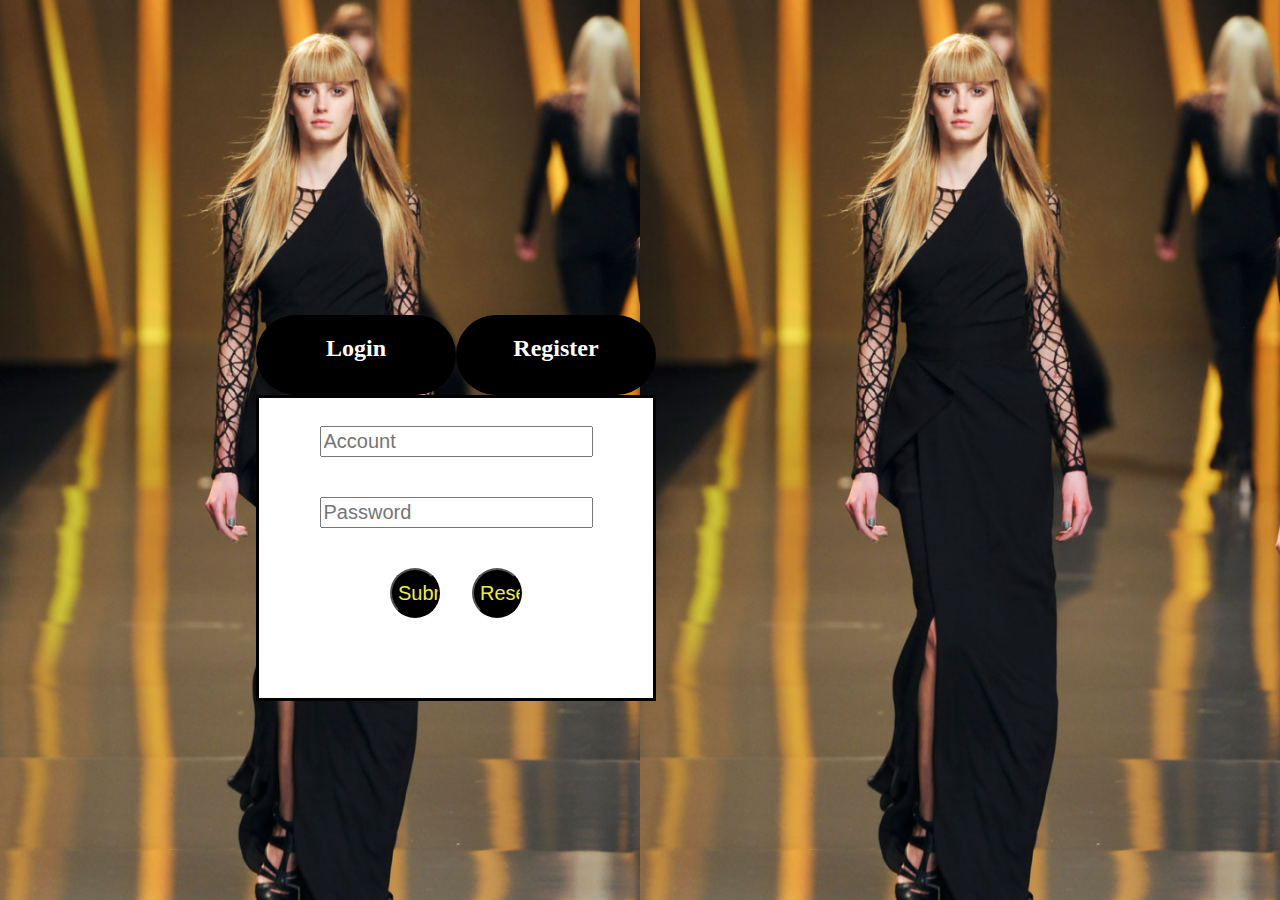
<file: BigHomework/html/Login Register Page.html>
<!doctype html>
<html>
<head>
<meta charset="utf-8">
<link rel="stylesheet" href="../CSS/LoginPage.css">
<script src="https://code.jquery.com/jquery-3.1.0.min.js"></script>
<script>
	$(document).ready(function(){
		$MainHeight = $('#mainWindows').height();
		$('#Screen').css('height',$MainHeight);
		$('#login').mouseover(function(){
			$(this).css('color','black');
			$(this).css('background-color','white');
		});
		$('#login').mouseleave(function(){
			$(this).css('color','white');
			$(this).css('background-color','black');
		});
		$('#register').mouseover(function(){
			$(this).css('color','black');
			$(this).css('background-color','white');
		});
		$('#register').mouseleave(function(){
			$(this).css('color','white');
			$(this).css('background-color','black');
		});
		/*$("input[type = 'submit']").click(function(){
			alert("submit");
		});
		$("input[type = 'reset']").click(function(){
			$("input[name='Account']").val("");
			$("input[name='PassWord']").val("");
		});*/
	});
</script>
<script type="text/javascript" src="../JS/JScript.js"></script>
<title>Login/Register Page</title>
</head>

<body>
	 <div id="mainWindows">
		
		 	<a href="Sign.html" target="iframe"> <div id="login"><h2>Login</h2></div></a>
		 
		 
		 	<a href="Register.html" target="iframe"><div id="register"><h2>Register</h2></div></a>
		 
		 
		 <div id="Screen">
		 	<iframe src="Sign.html" width="100%" height="100%" frameborder="0" name="iframe">
			 </iframe>
		 </div>
		 <div>
		 	
		 </div>
	</div>
</body>
</html>
</file>
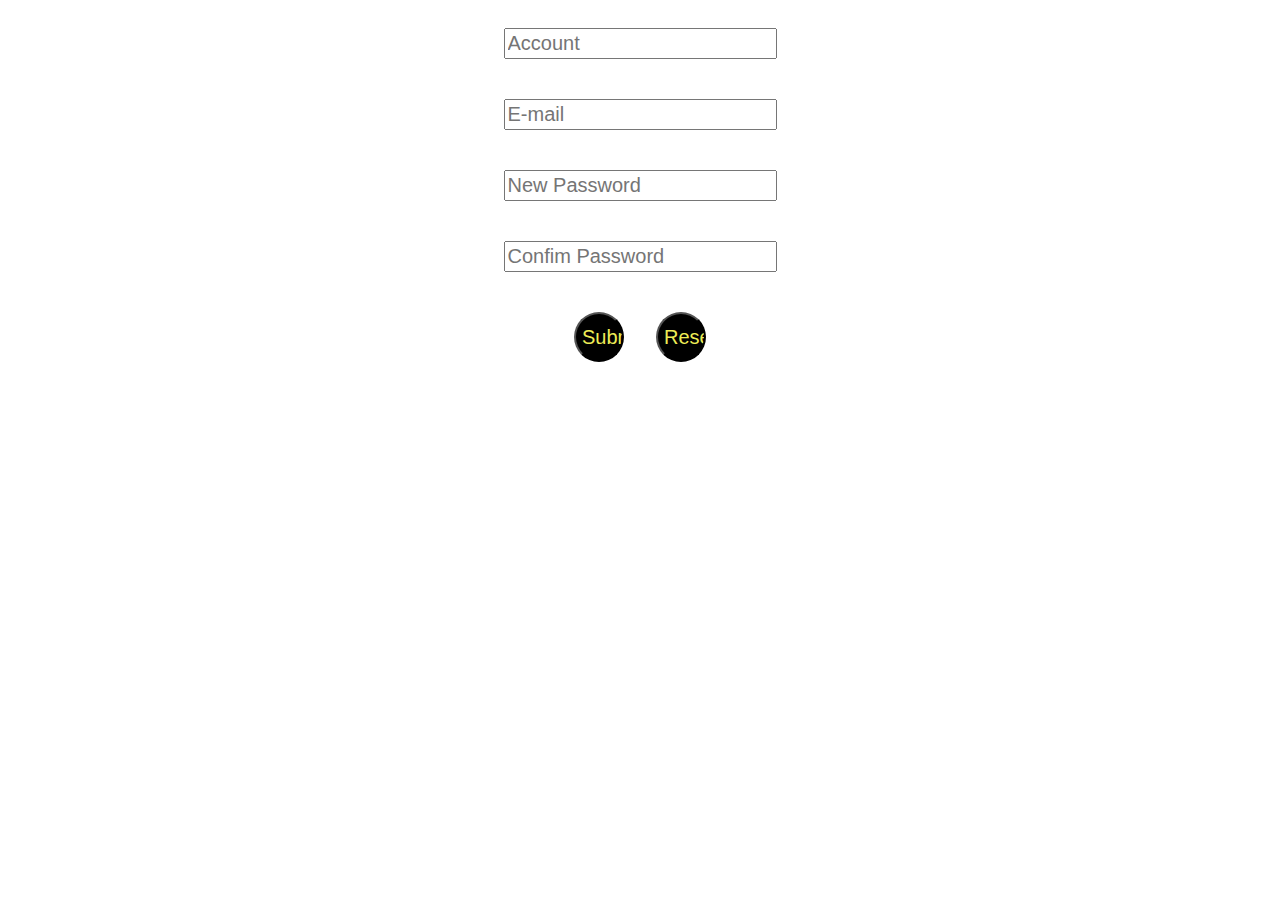
<file: BigHomework/html/Register.html>
<!doctype html>
<html>
<head>
<meta charset="utf-8">
<title>Register</title>
<link rel="stylesheet" href="../CSS/Sign.css">
</head>

<body>
	<div align="center">
		<form>
			<input type="text" value="" name="Account" placeholder="Account"><br>
			<input type="email" value="" name="Email" placeholder="E-mail"><br>
			<input type="password" value="" name="Password" placeholder="New Password"><br>
			<input type="password" value="" name="Password" placeholder="Confim Password"><br>
			<input type="submit" id="Submit"> &nbsp;&nbsp;&nbsp;&nbsp;&nbsp;&nbsp;
			<input type="reset" id="Reset">
		</form>
	</div>
</body>
</html>
</file>
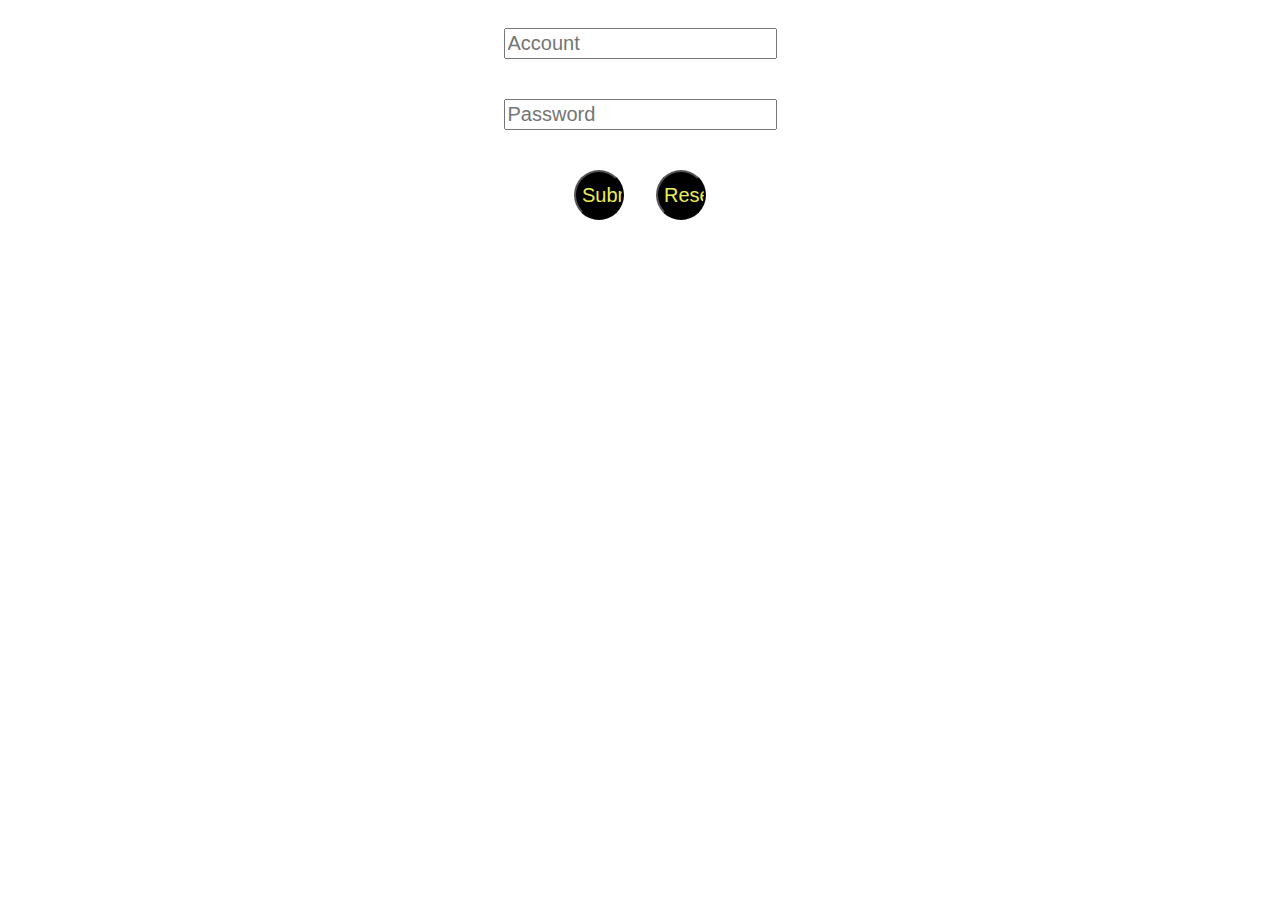
<file: BigHomework/html/Sign.html>
<!doctype html>
<html>
<head>
<meta charset="utf-8">
<title>无标题文档</title>
<link rel="stylesheet" href="../CSS/Sign.css">
<script>
	var apoint = document.getElementsByName("Account");
	var ppoint = document.getElementsByName("Password");
	apoint.onfocus(function(){
		this.style.backgroundColor = "black";
	});
</script>
</head>

<body>
	<div align="center">
		<form>
			<input type="text" value="" name="Account" placeholder="Account"><br>
			<input type="password" value="" name="Password" placeholder="Password"><br>
			<input type="submit" id="Submit"> &nbsp;&nbsp;&nbsp;&nbsp;&nbsp;&nbsp;
			<input type="reset" id="Reset">
		</form>
	</div>
</body>
</html>
</file>
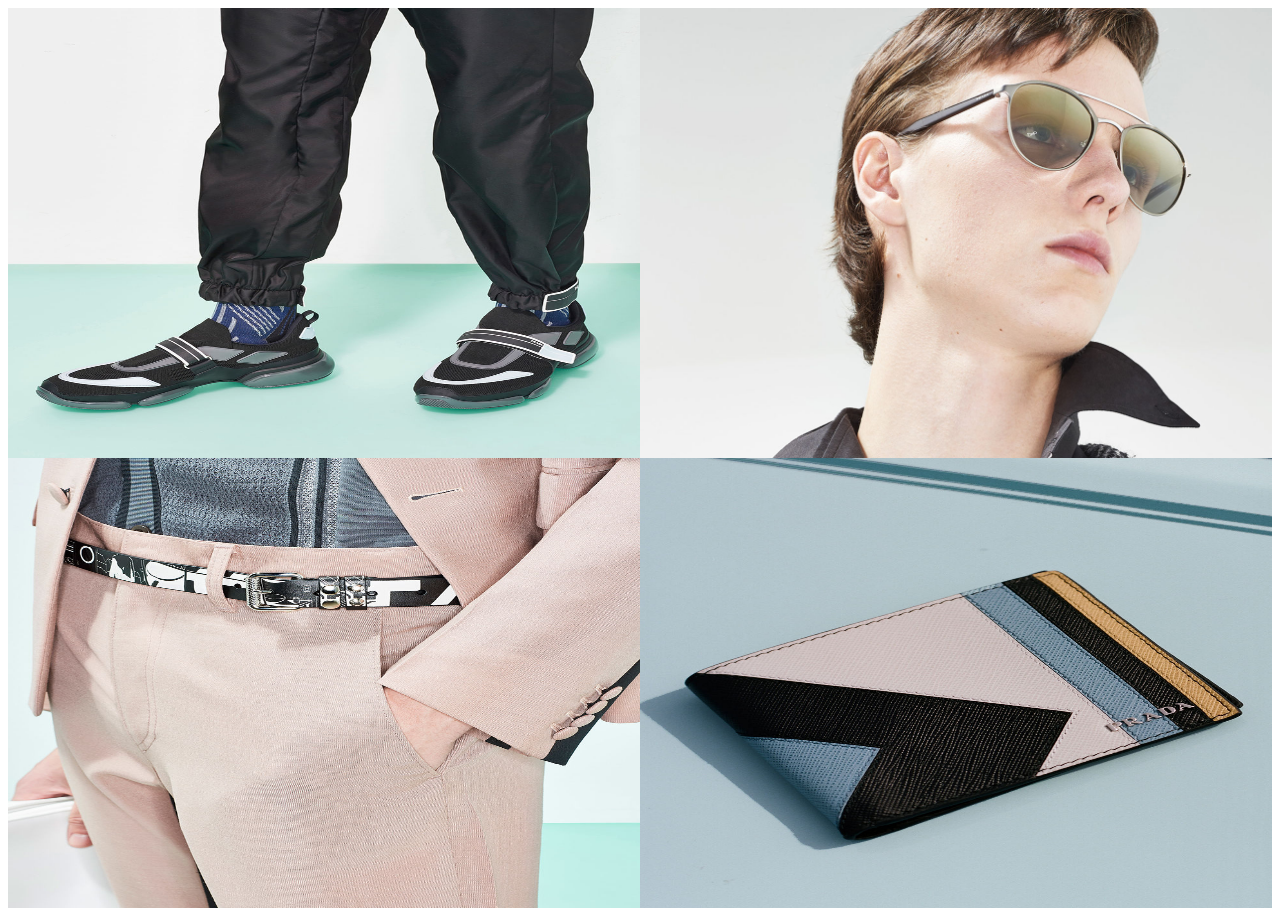
<file: BigHomework/html/Store_Boy.html>
<!doctype html>
<html>
<head>
<meta charset="utf-8">
<link rel="stylesheet" href="../CSS/Store_Boy.css">
<script src="https://code.jquery.com/jquery-3.1.0.min.js"></script>
<script>
	$(document).ready(function(){
		$height = $(window).height();
		$("div").css("height", $height / 2 + "px");
		$("#B").click(function(){
			$("#B").slideToggle();
		});
		$("#B").mouseout(function(){
			$("#B").slideDown();
		});
	});
</script>
<title>Store/Boy</title>
</head>

<body>
	<div id="First"></div>
	<div id="B"></div>
	<div id="O"></div>
	<div id="Y"></div>
</body>
</html>
</file>
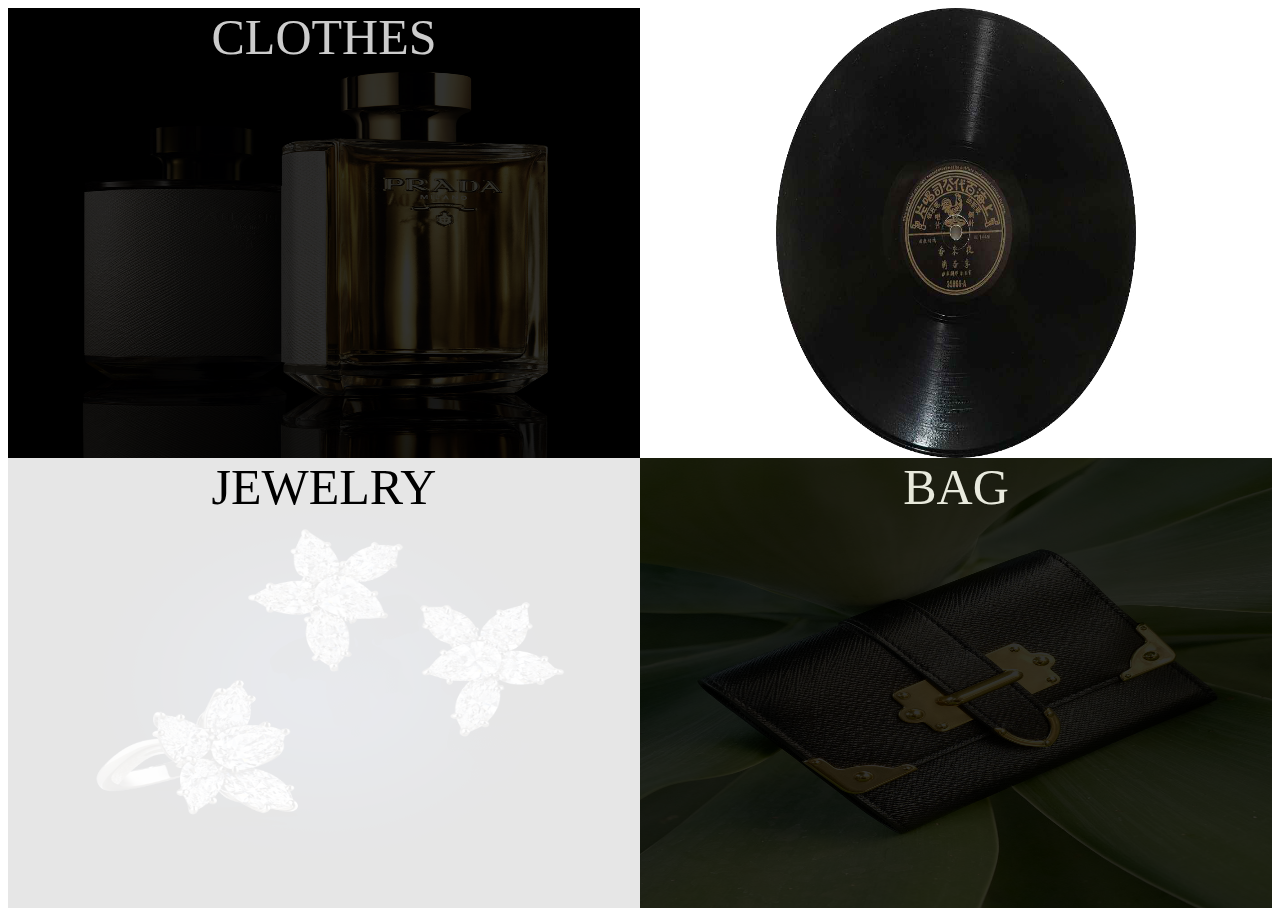
<file: BigHomework/html/Store_Girl.html>
<!doctype html>
<html>
<head>
<meta charset="utf-8">
<link rel="stylesheet" href="../CSS/Store_Girl.css">
<script src="https://code.jquery.com/jquery-3.1.0.min.js"></script>
<script>
	$(document).ready(function(){
		$height = $(window).height();
		$("div").css("height", $height / 2 + "px");
		$("#G").mouseover(function(){
			$("#subG").slideUp();
			
		});
		$("#G").mouseleave(function(){
			$("#subG").slideDown();
		});
		
		$("#R").mouseover(function(){
			$("#subR").slideUp();
			
		});
		$("#R").mouseleave(function(){
			$("#subR").slideDown();
		});
		
		$("#L").mouseover(function(){
			$("#subL").slideUp();
			
		});
		$("#L").mouseleave(function(){
			$("#subL").slideDown();
		});
	});
	
</script>
<title>Store/Girl</title>
</head>

<body>
	<div id="G"><div id="subG">CLOTHES</div></div>
	<div id="I"></div>
	<div id="R"><div id="subR">JEWELRY</div></div>
	<div id="L"><div id="subL">BAG</div></div>
</body>
</html>
</file>
<file: BigHomework/CSS/LoginPage.css>
@charset "utf-8";
/* CSS Document */

#login{
	background-color: black;
	color: white;
	width: 200px;
	height: 80px;
	border-radius: 50px;
	text-align: center;
	float: left;
	cursor: pointer;
}

#register{
	background-color: black;
	color: white;
	width:200px;
	height: 80px;
	border-radius: 50px;
	text-align: center;
	float: right;
	cursor: pointer;
}

#Screen{
	background-color: white;
	border: black 3px solid;
	margin-top: 80px;
}

#Screen div{
	margin-left:80px;
	margin-top: 80px;
}

#Screen input{
	height:25px;
	font-size: 20px;
	/*margin-left:50px;*/
}

#Screen p{
	display:inline;
	font-size: 30px;
}

#button{
	margin-left: 60px;
}

#button input{
	font-size:15px;
	width: 70px;
	height: 70px;
	border-radius: 50px;
	background-color: #EDEC56;
	border-width: 0px;
	margin-left: 60px;
}

#mainWindows{
	position: absolute;
	height:300px;
	width: 400px;
	top:35%;
	left:35%;
	margin-left: 0px;
	margin-top: 0px;
	border-radius: 10px;
}

a{
	text-decoration: none;
}

a:link{
	color:white;
}

a:visited{
	color:black;
}

a:hover{
	color: black;
}

body{
	background-image:url(../Photos/login_back.jpg);
	background-repeat:repeat;
	background-size: 50%;
}

@media screen and (min-width:600px) and (max-width: 1500px)
{
	#mainWindows{
	position: absolute;
	height:300px;
	width: 400px;
	top:35%;
	left:20%;
	margin-left: 0px;
	margin-top: 0px;
	border-radius: 10px;
	}
}

@media screen and (max-width:600px) 
{
	#mainWindows{
	position: absolute;
	height:200px;
	width: 300px;
	top:25%;
	left:10%;
	margin-left: 0px;
	margin-top: 0px;
	border-radius: 10px;
	}
	
	#login{
	background-color: black;
	color: white;
	width: 150px;
	height: 50px;
	border-radius: 40px;
	text-align: center;
	float: left;
	cursor: pointer;
}

#register{
	background-color: black;
	color: white;
	width:150px;
	height: 50px;
	border-radius: 40px;
	text-align: center;
	float: right;
	cursor: pointer;
}

#Screen{
	background-color: white;
	border: black 3px solid;
	margin-top: 50px;
}
}
</file>
<file: BigHomework/CSS/Sign.css>
@charset "utf-8";
/* CSS Document */


input{
	color: #9D9D9D;
	height:25px;
	font-size: 20px;
	margin-bottom: 20px;
	margin-top: 20px;
}

#Submit{
	height: 50px;
	width: 50px;
	border-radius: 50px;
	color:#EDEC56;
	background-color: black;
	cursor: pointer;
}

#Reset{
	height: 50px;
	width: 50px;
	border-radius: 50px;
	color:#EDEC56;
	background-color: black;
	cursor: pointer;
}
</file>
<file: BigHomework/CSS/Store_Boy.css>
@charset "utf-8";
/* CSS Document */


#First{
	background-image: url(../Photos/shoes.jpg);
	background-repeat: no-repeat;
	background-size: 100% 100%;
	cursor: pointer;
	float: left;
	width: 50%;
}

#B{
	background-image: url(../Photos/sungla.jpg);
	background-repeat: no-repeat;
	background-size: 100% 100%;
	cursor: pointer;
	float: right;
	width: 50%;
}

#O{
	background-image: url(../Photos/belt.jpg);
	background-repeat: no-repeat;
	background-size: 100% 100%;
	cursor: pointer;
	float: left;
	width: 50%;
}

#Y{
	background-image: url(../Photos/moneyBag.jpg);
	background-repeat: no-repeat;
	background-size: 100% 100%;
	cursor: pointer;
	float: right;
	width: 50%;
}

#subF{
	background-color: black;
	opacity: 0.9;
	z-index: 3;
	color: white;
	text-align: center;
	font-size: 50px;
}

#subB{
	background-color: white;
	opacity: 0.8;
	z-index: 3;
	color: black;
	text-align: center;
	font-size: 50px;
}

#subO{
	background-color: white;
	z-index: 3;
	color: black;
	text-align: center;
	font-size: 50px;
	opacity: 0.8;
}

#subY{
	background-color: black;
	z-index: 3;
	color: white;
	text-align: center;
	font-size: 50px;
	opacity: 0.6;
}
</file>
<file: BigHomework/CSS/Store_Girl.css>
@charset "utf-8";
/* CSS Document */

@-webkit-keyframes revolve{
  100%{
	  transform: rotate(-360deg);
  }
}

#G{
	background-color:black;
	float: left;
	width: 50%;
	background-image: url(../Photos/perfume.jpg);
	background-repeat: no-repeat;
	background-size: 100% 100%;
	cursor: pointer;
}

#subG{
	z-index:3;
	background-color:black;
	opacity: 0.8;
	color: white;
	text-align: center;
	font-size: 50px;
}

#subR{
	z-index:3;
	background-color:white;
	opacity: 0.9;
	color: black;
	text-align: center;
	font-size: 50px;
}

#subL{
	z-index:3;
	background-color:black;
	opacity: 0.8;
	color: white;
	text-align: center;
	font-size: 50px;
}

#I{
	background-image: url(../Photos/CD3.png);
	background-position: center;
	background-size: 57% 100%;
	background-repeat: no-repeat;
	float: right;
	width: 50%;
	position: relative;
	z-index: -1;
	transform-origin: 50% 50%;
	animation: 
    	revolve 3.87s linear infinite;
	animation-direction:normal;
}

#R{
	background-color:black;
	float: left;
	width: 50%;
	background-image: url(../Photos/jewelry.png);
	background-repeat: no-repeat;
	background-size: 100% 100%;
	cursor: pointer;
}

#L{
	float: right;
	width: 50%;
	background-image: url(../Photos/bag.jpg);
	background-repeat: no-repeat;
	background-size: 100% 100%;
	cursor: pointer;
}
</file>
